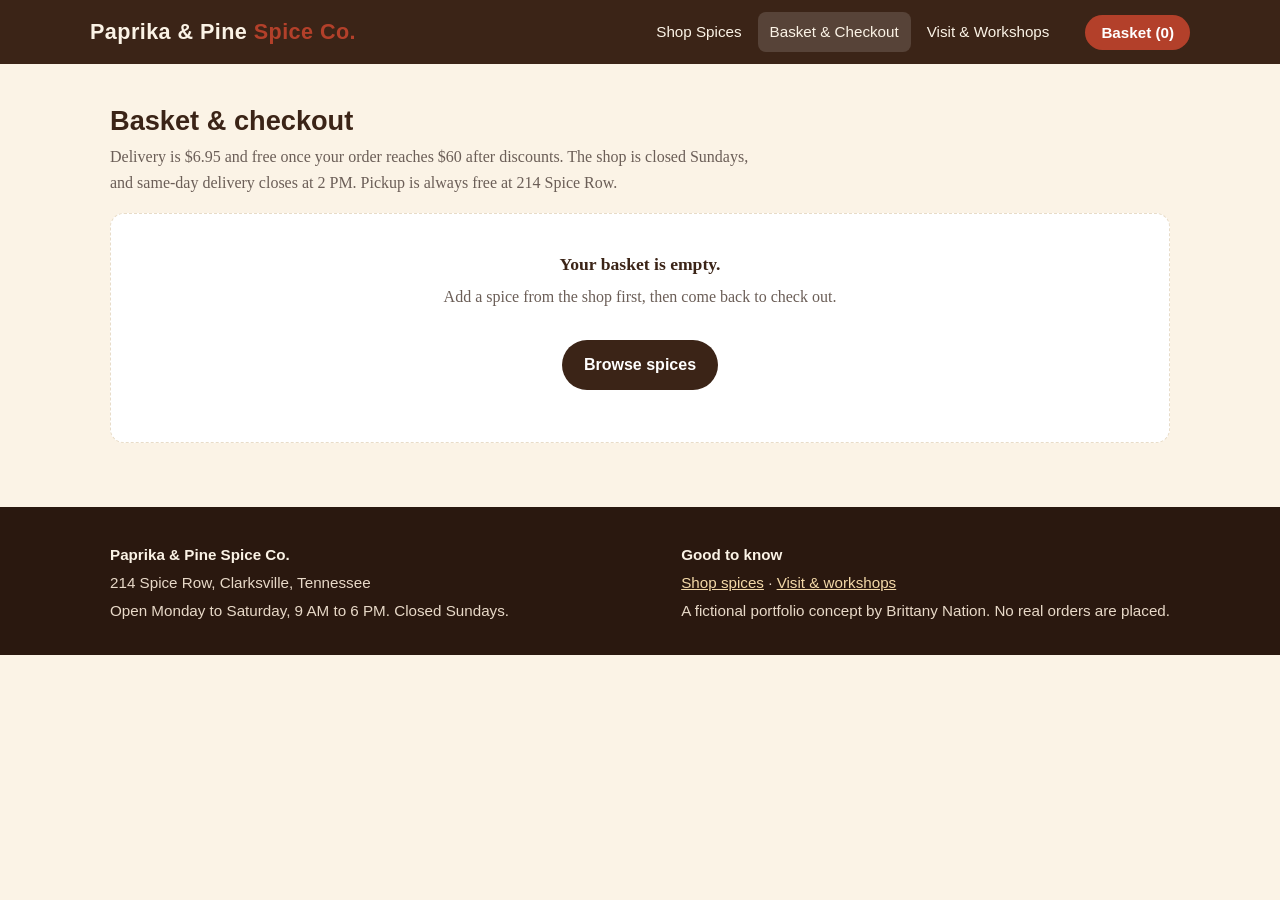
<file: cart.html>
<!DOCTYPE html>
<html lang="en">
<head>
  <meta charset="UTF-8">
  <meta name="viewport" content="width=device-width, initial-scale=1.0">
  <title>Basket &amp; Checkout — Paprika & Pine Spice Co.</title>
  <meta name="description" content="Review your basket, choose delivery or pickup, and check out with a real confirmation from Paprika &amp; Pine Spice Co..">
  <meta property="og:type" content="website">
  <meta property="og:title" content="Basket &amp; Checkout — Paprika & Pine Spice Co.">
  <meta property="og:description" content="Delivery or pickup, a gift message, promo code SPICE10, and a real confirmation for every order.">
  <meta property="og:image" content="https://brittanynation.github.io/paprika-pine-spice/og-image.png">
  <meta property="og:url" content="https://brittanynation.github.io/paprika-pine-spice/cart.html">
  <meta name="twitter:card" content="summary_large_image">
  <link rel="stylesheet" href="styles.css">
</head>
<body>
  <header class="site-header">
    <div class="header-inner">
      <a class="brand" href="index.html">Paprika & Pine <span>Spice Co.</span></a>
      <nav class="main-nav" aria-label="Main navigation">
        <a href="index.html">Shop Spices</a>
        <a href="cart.html" aria-current="page">Basket &amp; Checkout</a>
        <a href="visit.html">Visit &amp; Workshops</a>
      </nav>
      <button class="basket-btn" id="basketBtn" type="button" aria-label="Your basket count">Basket (0)</button>
    </div>
  </header>

  <main class="wrap">
    <section>
      <div class="section-head">
        <h2>Basket &amp; checkout</h2>
        <p>Delivery is $6.95 and free once your order reaches $60 after discounts. The shop is closed Sundays, and same-day delivery closes at 2 PM. Pickup is always free at 214 Spice Row.</p>
      </div>

      <div id="checkoutView">
        <div class="checkout-layout">
          <div>
            <div class="panel">
              <h2>1 · How should it arrive?</h2>
              <p class="sub">Delivery to a Clarksville address, or pick it up at the shop.</p>
              <div class="radio-row" role="radiogroup" aria-label="Delivery or pickup">
                <label class="radio-card">
                  <input type="radio" name="fulfilment" value="delivery" checked>
                  <strong>Delivery — $6.95</strong>
                  <span>Free over $60 after discounts. Same-day by 2 PM, Mon–Sat.</span>
                </label>
                <label class="radio-card">
                  <input type="radio" name="fulfilment" value="pickup">
                  <strong>Pickup — free</strong>
                  <span>214 Spice Row. Ready in one hour, Mon–Sat 9 AM–6 PM.</span>
                </label>
              </div>
            </div>

            <div class="panel">
              <h2>2 · When &amp; where</h2>
              <p class="sub">Choose a date and, for delivery, the address it is going to.</p>
              <div class="form-grid">
                <div class="field">
                  <label for="orderDate">Delivery / pickup date</label>
                  <input type="date" id="orderDate">
                  <span class="error" id="orderDateError">Pick a date from today onward — and not a Sunday, when the shop is closed.</span>
                  <span class="hint">Sundays are closed. Same-day delivery closes at 2 PM.</span>
                </div>
                <div class="field">
                  <label for="recipientName">Recipient name</label>
                  <input type="text" id="recipientName" autocomplete="off" placeholder="Who is it for?">
                  <span class="error">Please enter the recipient's name.</span>
                </div>
                <div class="field full" id="addressField">
                  <label for="deliveryAddress">Delivery address</label>
                  <input type="text" id="deliveryAddress" autocomplete="off" placeholder="Street address, Clarksville, TN">
                  <span class="error">Please enter a delivery address.</span>
                </div>
                <div class="field full">
                  <label for="giftMessage">Gift message <span class="hint">(optional, up to 200 characters)</span></label>
                  <textarea id="giftMessage" rows="2" maxlength="200" placeholder="Write what the card should say…"></textarea>
                  <span class="hint" id="giftCount">0 / 200 characters</span>
                </div>
              </div>
            </div>

            <div class="panel">
              <h2>3 · Your details &amp; payment</h2>
              <p class="sub">This is a portfolio demo — no real payment is taken and no card is charged.</p>
              <div class="form-grid">
                <div class="field">
                  <label for="buyerName">Your name</label>
                  <input type="text" id="buyerName" autocomplete="off" placeholder="Your full name">
                  <span class="error">Please enter your name.</span>
                </div>
                <div class="field">
                  <label for="buyerEmail">Your email</label>
                  <input type="email" id="buyerEmail" autocomplete="off" placeholder="you@example.com">
                  <span class="error">Please enter a valid email address.</span>
                </div>
                <div class="field">
                  <label for="cardNumber">Card number</label>
                  <input type="text" id="cardNumber" inputmode="numeric" autocomplete="off" placeholder="4242 4242 4242 4242" maxlength="19">
                  <span class="error">Please enter a 16-digit card number.</span>
                </div>
                <div class="field">
                  <label for="cardExpiry">Expiry (MM/YY)</label>
                  <input type="text" id="cardExpiry" inputmode="numeric" autocomplete="off" placeholder="MM/YY" maxlength="5">
                  <span class="error">Please enter a future expiry date as MM/YY.</span>
                </div>
                <div class="field">
                  <label for="cardCvc">CVC</label>
                  <input type="text" id="cardCvc" inputmode="numeric" autocomplete="off" placeholder="123" maxlength="4">
                  <span class="error">Please enter the 3- or 4-digit CVC.</span>
                </div>
                <div class="field">
                  <label for="cardZip">Billing ZIP</label>
                  <input type="text" id="cardZip" inputmode="numeric" autocomplete="off" placeholder="37043" maxlength="5">
                  <span class="error">Please enter a 5-digit ZIP code.</span>
                </div>
              </div>
              <p class="form-msg bad" id="formError" role="alert"></p>
              <button class="btn btn-rose" id="placeOrderBtn" type="button">Place order</button>
            </div>
          </div>

          <div>
            <div class="panel" aria-label="Order summary">
              <h2>Your order</h2>
              <p class="sub">Quantities update here as you change them in the basket.</p>
              <div class="summary-lines" id="summaryLines"></div>
              <div class="promo-row">
                <input type="text" id="promoInput" placeholder="Promo code" aria-label="Promo code" maxlength="20">
                <button class="btn btn-ghost" id="promoBtn" type="button">Apply</button>
              </div>
              <p class="promo-msg" id="promoMsg"></p>
              <div class="totals" id="totalsBox"></div>
              <p class="hint">Try code <strong>SPICE10</strong> for 10% off your order.</p>
            </div>
            <div class="panel">
              <h2>Need to change something?</h2>
              <p class="sub">Head back to the shop to add more spices, or change a quantity right here.</p>
              <a class="btn btn-ghost" href="index.html">Back to the shop</a>
            </div>
          </div>
        </div>
      </div>

      <div id="confirmationView" hidden>
        <div class="confirmation">
          <h2>Thank you — your order is in!</h2>
          <p class="ref" id="orderRef"></p>
          <p id="confirmText"></p>
          <p id="confirmGift"></p>
          <a class="btn" href="index.html">Shop more spices</a>
        </div>
      </div>

      <div id="emptyView" hidden>
        <div class="empty-state">
          <strong>Your basket is empty.</strong>
          Add a spice from the shop first, then come back to check out.
          <p><a class="btn" href="index.html" style="margin-top:14px">Browse spices</a></p>
        </div>
      </div>
    </section>
  </main>

  <footer class="site-footer">
    <div class="wrap">
      <div>
        <strong>Paprika & Pine Spice Co.</strong>
        <p>214 Spice Row, Clarksville, Tennessee</p>
        <p>Open Monday to Saturday, 9 AM to 6 PM. Closed Sundays.</p>
      </div>
      <div>
        <strong>Good to know</strong>
        <p><a href="index.html">Shop spices</a> &middot; <a href="visit.html">Visit &amp; workshops</a></p>
        <p>A fictional portfolio concept by Brittany Nation. No real orders are placed.</p>
      </div>
    </div>
  </footer>

  <script src="cart.js"></script>
</body>
</html>
</file>
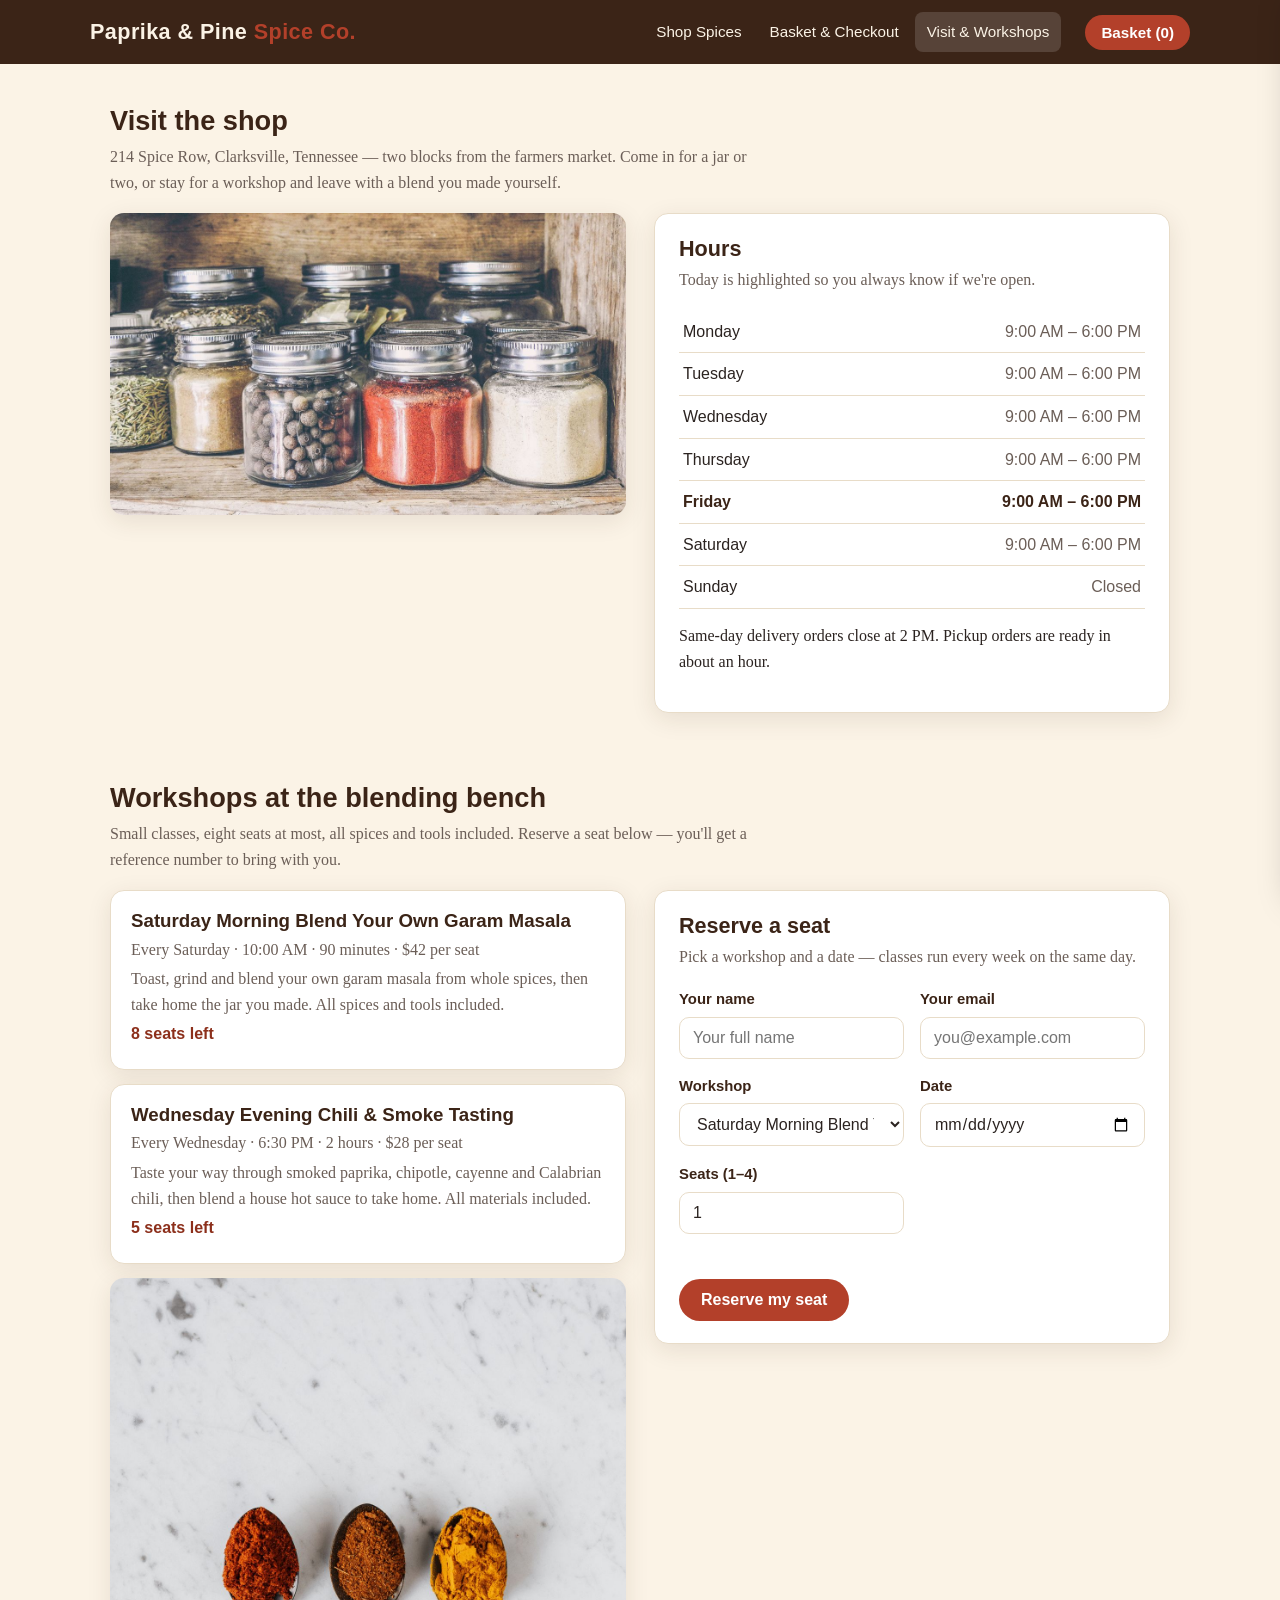
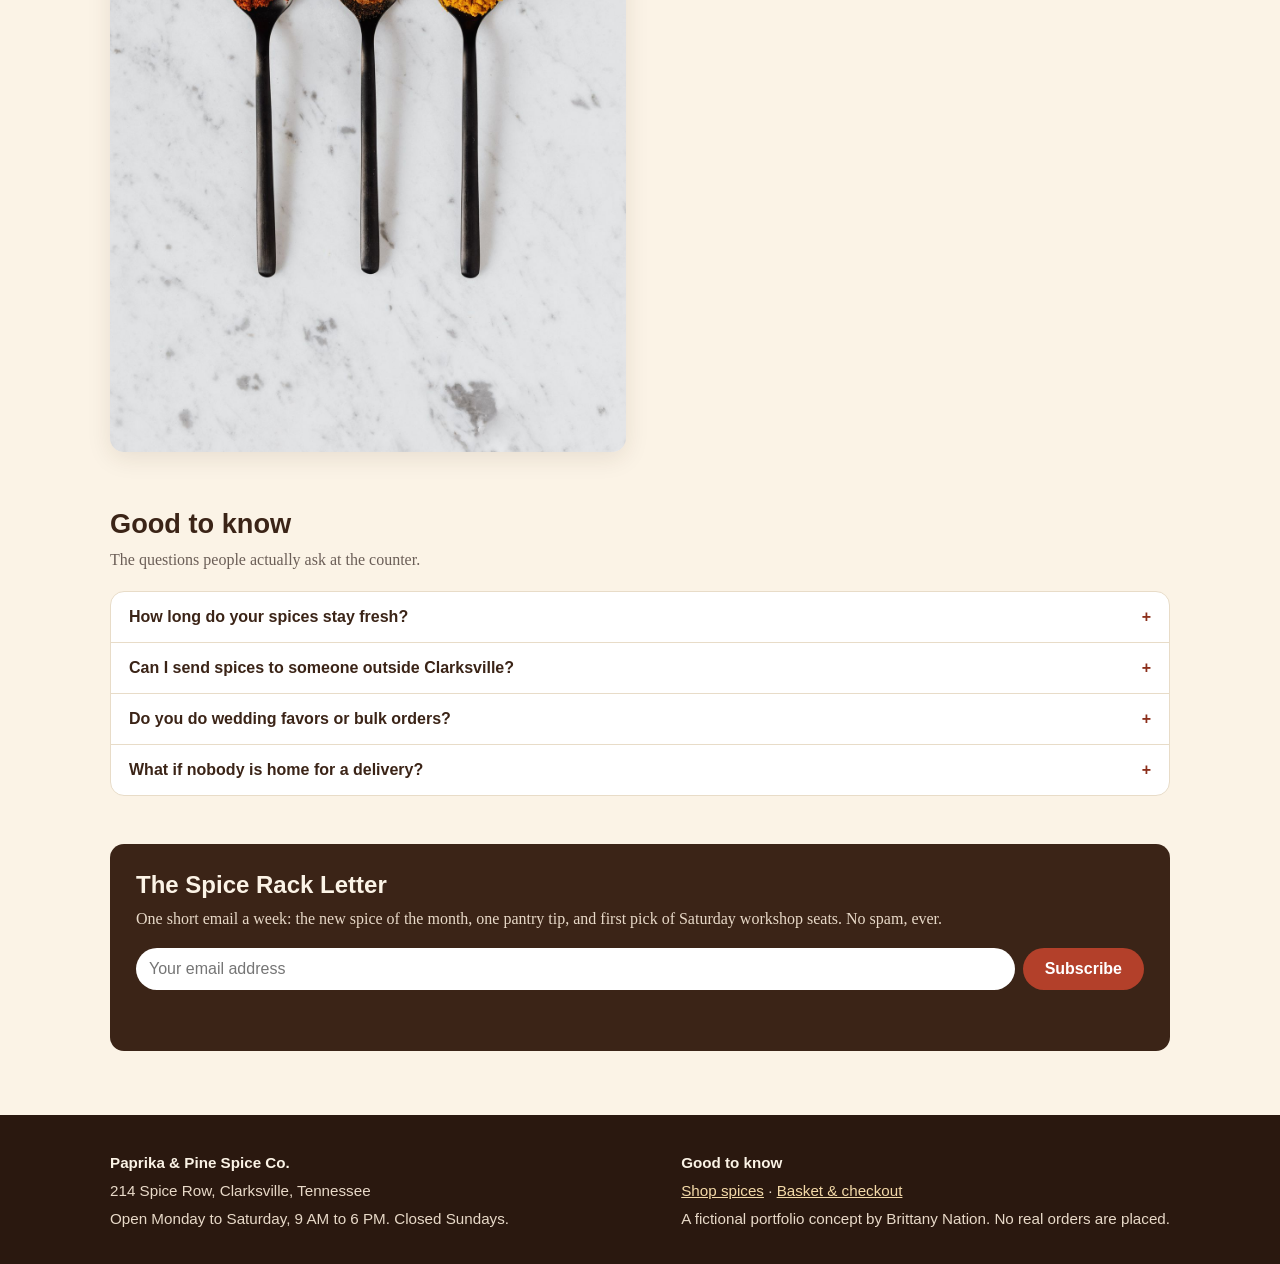
<file: visit.html>
<!DOCTYPE html>
<html lang="en">
<head>
  <meta charset="UTF-8">
  <meta name="viewport" content="width=device-width, initial-scale=1.0">
  <title>Visit &amp; Workshops — Paprika & Pine Spice Co.</title>
  <meta name="description" content="Visit Paprika &amp; Pine Spice Co. in Clarksville, Tennessee — hours, spice-blending workshops with RSVP, FAQs, and The Spice Rack Letter newsletter.">
  <meta property="og:type" content="website">
  <meta property="og:title" content="Visit &amp; Workshops — Paprika & Pine Spice Co.">
  <meta property="og:description" content="Shop hours, hands-on blending workshops, FAQs, and The Spice Rack Letter newsletter.">
  <meta property="og:image" content="https://brittanynation.github.io/paprika-pine-spice/og-image.png">
  <meta property="og:url" content="https://brittanynation.github.io/paprika-pine-spice/visit.html">
  <meta name="twitter:card" content="summary_large_image">
  <link rel="stylesheet" href="styles.css">
</head>
<body>
  <header class="site-header">
    <div class="header-inner">
      <a class="brand" href="index.html">Paprika & Pine <span>Spice Co.</span></a>
      <nav class="main-nav" aria-label="Main navigation">
        <a href="index.html">Shop Spices</a>
        <a href="cart.html">Basket &amp; Checkout</a>
        <a href="visit.html" aria-current="page">Visit &amp; Workshops</a>
      </nav>
      <button class="basket-btn" id="basketBtn" type="button" aria-label="Open your basket">Basket (0)</button>
    </div>
  </header>

  <main class="wrap">
    <section>
      <div class="section-head">
        <h2>Visit the shop</h2>
        <p>214 Spice Row, Clarksville, Tennessee — two blocks from the farmers market. Come in for a jar or two, or stay for a workshop and leave with a blend you made yourself.</p>
      </div>

      <div class="two-col">
        <div class="photo-frame">
          <img src="images/shop.jpg" alt="Glass jars of spices on a rustic wooden shelf inside the Paprika &amp; Pine shop">
        </div>
        <div class="panel">
          <h2>Hours</h2>
          <p class="sub">Today is highlighted so you always know if we're open.</p>
          <table class="hours-table" id="hoursTable">
            <tbody>
              <tr data-day="1"><td>Monday</td><td>9:00 AM – 6:00 PM</td></tr>
              <tr data-day="2"><td>Tuesday</td><td>9:00 AM – 6:00 PM</td></tr>
              <tr data-day="3"><td>Wednesday</td><td>9:00 AM – 6:00 PM</td></tr>
              <tr data-day="4"><td>Thursday</td><td>9:00 AM – 6:00 PM</td></tr>
              <tr data-day="5"><td>Friday</td><td>9:00 AM – 6:00 PM</td></tr>
              <tr data-day="6"><td>Saturday</td><td>9:00 AM – 6:00 PM</td></tr>
              <tr data-day="0"><td>Sunday</td><td>Closed</td></tr>
            </tbody>
          </table>
          <p class="hint" style="margin-top:14px">Same-day delivery orders close at 2 PM. Pickup orders are ready in about an hour.</p>
        </div>
      </div>
    </section>

    <section>
      <div class="section-head">
        <h2>Workshops at the blending bench</h2>
        <p>Small classes, eight seats at most, all spices and tools included. Reserve a seat below — you'll get a reference number to bring with you.</p>
      </div>

      <div class="two-col">
        <div>
          <div class="workshop-card">
            <h3>Saturday Morning Blend Your Own Garam Masala</h3>
            <p>Every Saturday · 10:00 AM · 90 minutes · $42 per seat</p>
            <p>Toast, grind and blend your own garam masala from whole spices, then take home the jar you made. All spices and tools included.</p>
            <p class="seats" id="seats-w1">8 seats left</p>
          </div>
          <div class="workshop-card">
            <h3>Wednesday Evening Chili &amp; Smoke Tasting</h3>
            <p>Every Wednesday · 6:30 PM · 2 hours · $28 per seat</p>
            <p>Taste your way through smoked paprika, chipotle, cayenne and Calabrian chili, then blend a house hot sauce to take home. All materials included.</p>
            <p class="seats" id="seats-w2">5 seats left</p>
          </div>
          <div class="photo-frame">
            <img src="images/workshop.jpg" alt="Spoons of colorful ground spices arranged on a marble table at a blending workshop" style="min-height:200px">
          </div>
        </div>

        <div class="panel">
          <h2>Reserve a seat</h2>
          <p class="sub">Pick a workshop and a date — classes run every week on the same day.</p>
          <div class="form-grid">
            <div class="field">
              <label for="rsvpName">Your name</label>
              <input type="text" id="rsvpName" autocomplete="off" placeholder="Your full name">
              <span class="error">Please enter your name.</span>
            </div>
            <div class="field">
              <label for="rsvpEmail">Your email</label>
              <input type="email" id="rsvpEmail" autocomplete="off" placeholder="you@example.com">
              <span class="error">Please enter a valid email address.</span>
            </div>
            <div class="field">
              <label for="rsvpWorkshop">Workshop</label>
              <select id="rsvpWorkshop">
                <option value="w1">Saturday Morning Blend Your Own Garam Masala — $42</option>
                <option value="w2">Wednesday Evening Chili &amp; Smoke Tasting — $28</option>
              </select>
            </div>
            <div class="field">
              <label for="rsvpDate">Date</label>
              <input type="date" id="rsvpDate">
              <span class="error" id="rsvpDateError">Pick a future date on the right weekday for that workshop.</span>
            </div>
            <div class="field">
              <label for="rsvpSeats">Seats (1–4)</label>
              <input type="number" id="rsvpSeats" min="1" max="4" value="1">
              <span class="error">Please reserve between 1 and 4 seats.</span>
            </div>
          </div>
          <p class="form-msg bad" id="rsvpError" role="alert"></p>
          <button class="btn btn-rose" id="rsvpBtn" type="button">Reserve my seat</button>
          <div id="rsvpSuccess" hidden>
            <p class="form-msg ok" id="rsvpMsg" style="margin-top:14px"></p>
          </div>
        </div>
      </div>
    </section>

    <section>
      <div class="section-head">
        <h2>Good to know</h2>
        <p>The questions people actually ask at the counter.</p>
      </div>
      <div class="accordion" id="faqAccordion">
        <div class="acc-item">
          <button class="acc-btn" type="button" aria-expanded="false">How long do your spices stay fresh? <span class="acc-icon">+</span></button>
          <div class="acc-panel"><p>Ground spices stay bright for 6 to 12 months; whole spices keep 2 to 3 years. Keep jars cool, dark and dry, and sniff before you cook — if the smell has faded, the flavor has too. Every batch is dated on the jar, and any jar that arrives stale gets replaced — just tell us.</p></div>
        </div>
        <div class="acc-item">
          <button class="acc-btn" type="button" aria-expanded="false">Can I send spices to someone outside Clarksville? <span class="acc-icon">+</span></button>
          <div class="acc-panel"><p>Our own delivery covers Clarksville and the surrounding area. For anywhere else in the country, we ship by mail — spice jars travel well in our padded boxes, and shipping is free over $60 just like delivery.</p></div>
        </div>
        <div class="acc-item">
          <button class="acc-btn" type="button" aria-expanded="false">Do you do wedding favors or bulk orders? <span class="acc-icon">+</span></button>
          <div class="acc-panel"><p>Yes — small Taster jars make good table favors, and Pantry jars cover a big kitchen. For wedding or restaurant orders, book a free consultation at the shop at least six weeks ahead.</p></div>
        </div>
        <div class="acc-item">
          <button class="acc-btn" type="button" aria-expanded="false">What if nobody is home for a delivery? <span class="acc-icon">+</span></button>
          <div class="acc-panel"><p>We leave the order in a shaded spot by the door with a note, and text you a photo of where it is. If the weather is harsh, we bring it back to the shop and reschedule for free.</p></div>
        </div>
      </div>
    </section>

    <section>
      <div class="newsletter-box">
        <h2>The Spice Rack Letter</h2>
        <p>One short email a week: the new spice of the month, one pantry tip, and first pick of Saturday workshop seats. No spam, ever.</p>
        <form id="newsletterForm" novalidate>
          <input type="email" id="newsletterEmail" placeholder="Your email address" aria-label="Email address for the newsletter">
          <button class="btn btn-rose" type="submit">Subscribe</button>
        </form>
        <p class="form-msg" id="newsletterMsg"></p>
      </div>
    </section>
  </main>

  <!-- Basket drawer (shared with the shop page) -->
  <div class="drawer-backdrop" id="drawerBackdrop"></div>
  <aside class="drawer" id="basketDrawer" aria-label="Your basket">
    <div class="drawer-head">
      <h2>Your basket</h2>
      <button class="modal-close" id="drawerClose" type="button" aria-label="Close basket">&times;</button>
    </div>
    <div class="drawer-body" id="drawerBody"></div>
    <div class="drawer-foot" id="drawerFoot"></div>
  </aside>

  <footer class="site-footer">
    <div class="wrap">
      <div>
        <strong>Paprika & Pine Spice Co.</strong>
        <p>214 Spice Row, Clarksville, Tennessee</p>
        <p>Open Monday to Saturday, 9 AM to 6 PM. Closed Sundays.</p>
      </div>
      <div>
        <strong>Good to know</strong>
        <p><a href="index.html">Shop spices</a> &middot; <a href="cart.html">Basket &amp; checkout</a></p>
        <p>A fictional portfolio concept by Brittany Nation. No real orders are placed.</p>
      </div>
    </div>
  </footer>

  <script src="visit.js"></script>
</body>
</html>
</file>
<file: styles.css>
/* Paprika & Pine Spice Co. — design system.
   Palette: roast brown #3B2417, paprika #B3402A, saffron #D9A441,
   sand #F0E2C8, cream #FBF3E6, ink #2B2320, olive #6B7A4F. */

:root {
  --green: #3b2417;
  --green-deep: #2a180f;
  --rose: #b3402a;
  --rose-deep: #8c2f1b;
  --blush: #f0e2c8;
  --cream: #fbf3e6;
  --gold: #d9a441;
  --ink: #2b2320;
  --muted: #6b5e57;
  --sage: #6b7a4f;
  --line: #e8dcc8;
  --white: #ffffff;
  --radius: 14px;
  --shadow: 0 6px 24px rgba(59, 36, 23, 0.10);
}

* { box-sizing: border-box; }

body {
  margin: 0;
  font-family: Georgia, "Times New Roman", serif;
  background: var(--cream);
  color: var(--ink);
  line-height: 1.6;
}

h1, h2, h3, h4, .sans {
  font-family: "Trebuchet MS", "Segoe UI", Verdana, sans-serif;
  line-height: 1.25;
}

a { color: var(--rose-deep); }
a:hover { color: var(--green); }

/* ---------- Header / nav ---------- */
.site-header {
  background: var(--green);
  color: var(--cream);
  padding: 0 20px;
  position: sticky;
  top: 0;
  z-index: 50;
}
.header-inner {
  max-width: 1100px;
  margin: 0 auto;
  display: flex;
  align-items: center;
  gap: 24px;
  min-height: 64px;
}
.brand {
  font-family: "Trebuchet MS", sans-serif;
  font-size: 1.35rem;
  font-weight: 700;
  color: var(--cream);
  text-decoration: none;
  letter-spacing: 0.02em;
  white-space: nowrap;
}
.brand span { color: var(--rose); }
.main-nav { display: flex; gap: 4px; margin-left: auto; }
.main-nav a {
  color: var(--cream);
  text-decoration: none;
  font-family: "Trebuchet MS", sans-serif;
  font-size: 0.95rem;
  padding: 8px 12px;
  border-radius: 8px;
}
.main-nav a:hover, .main-nav a[aria-current="page"] { background: rgba(255, 255, 255, 0.14); }
.basket-btn {
  background: var(--rose);
  color: #fff;
  border: none;
  border-radius: 999px;
  padding: 9px 16px;
  font-family: "Trebuchet MS", sans-serif;
  font-size: 0.95rem;
  font-weight: 700;
  cursor: pointer;
  white-space: nowrap;
}
.basket-btn:hover { background: var(--rose-deep); }

/* ---------- Layout ---------- */
.wrap { max-width: 1100px; margin: 0 auto; padding: 0 20px; }
section { padding: 40px 0 8px; }
.section-head { margin-bottom: 18px; }
.section-head h2 { margin: 0 0 6px; font-size: 1.7rem; color: var(--green); }
.section-head p { margin: 0; color: var(--muted); max-width: 640px; }

/* ---------- Hero ---------- */
.hero {
  display: grid;
  grid-template-columns: 1.05fr 1fr;
  gap: 32px;
  align-items: center;
  padding: 44px 0 12px;
}
.hero h1 { font-size: 2.6rem; margin: 0 0 12px; color: var(--green); }
.hero h1 em { color: var(--rose-deep); font-style: normal; }
.hero p { font-size: 1.1rem; color: var(--muted); margin: 0 0 20px; }
.hero img {
  width: 100%;
  height: 340px;
  object-fit: cover;
  border-radius: var(--radius);
  box-shadow: var(--shadow);
}
.hero-cta { display: flex; gap: 12px; flex-wrap: wrap; }

/* ---------- Buttons ---------- */
.btn {
  display: inline-block;
  background: var(--green);
  color: #fff;
  border: none;
  border-radius: 999px;
  padding: 12px 22px;
  font-family: "Trebuchet MS", sans-serif;
  font-size: 1rem;
  font-weight: 700;
  cursor: pointer;
  text-decoration: none;
  text-align: center;
}
.btn:hover { background: var(--green-deep); color: #fff; }
.btn-rose { background: var(--rose); }
.btn-rose:hover { background: var(--rose-deep); }
.btn-ghost {
  background: transparent;
  color: var(--green);
  border: 2px solid var(--green);
}
.btn-ghost:hover { background: var(--green); color: #fff; }
.btn:disabled { opacity: 0.5; cursor: not-allowed; }

/* ---------- Trust band ---------- */
.trust-band {
  display: grid;
  grid-template-columns: repeat(4, 1fr);
  gap: 16px;
  margin: 28px 0 8px;
}
.trust-card {
  background: var(--white);
  border: 1px solid var(--line);
  border-radius: var(--radius);
  padding: 16px 18px;
}
.trust-card strong {
  display: block;
  font-family: "Trebuchet MS", sans-serif;
  color: var(--green);
  font-size: 1.02rem;
}
.trust-card p { margin: 4px 0 0; color: var(--muted); font-size: 0.93rem; }

/* ---------- Toolbar: search / chips / sort ---------- */
.toolbar {
  display: flex;
  flex-wrap: wrap;
  gap: 12px;
  align-items: center;
  margin-bottom: 18px;
}
.toolbar input[type="search"], .toolbar select {
  font-family: "Trebuchet MS", sans-serif;
  font-size: 1rem;
  padding: 10px 14px;
  border: 1.5px solid var(--line);
  border-radius: 999px;
  background: var(--white);
  color: var(--ink);
}
.toolbar input[type="search"] { flex: 1 1 220px; }
.chips { display: flex; flex-wrap: wrap; gap: 8px; }
.chip {
  font-family: "Trebuchet MS", sans-serif;
  font-size: 0.92rem;
  padding: 8px 14px;
  border-radius: 999px;
  border: 1.5px solid var(--green);
  background: transparent;
  color: var(--green);
  cursor: pointer;
}
.chip:hover { background: var(--blush); }
.chip[aria-pressed="true"] { background: var(--green); color: #fff; }
.result-count { color: var(--muted); font-size: 0.95rem; margin-left: auto; }

/* ---------- Spice grid ---------- */
.grid {
  display: grid;
  grid-template-columns: repeat(3, 1fr);
  gap: 20px;
}
.card {
  background: var(--white);
  border: 1px solid var(--line);
  border-radius: var(--radius);
  overflow: hidden;
  box-shadow: var(--shadow);
  display: flex;
  flex-direction: column;
  position: relative;
}
.card img { width: 100%; height: 220px; object-fit: cover; display: block; }
.card-body { padding: 16px 18px 18px; display: flex; flex-direction: column; flex: 1; }
.card-body h3 { margin: 0 0 4px; font-size: 1.15rem; color: var(--green); }
.card-family {
  font-family: "Trebuchet MS", sans-serif;
  font-size: 0.8rem;
  text-transform: uppercase;
  letter-spacing: 0.08em;
  color: var(--rose-deep);
  margin-bottom: 6px;
}
.card-body p.desc { margin: 0 0 12px; color: var(--muted); font-size: 0.95rem; flex: 1; }
.card-meta {
  display: flex;
  justify-content: space-between;
  align-items: baseline;
  font-family: "Trebuchet MS", sans-serif;
}
.price { font-size: 1.2rem; font-weight: 700; color: var(--green); }
.price small { font-size: 0.8rem; color: var(--muted); font-weight: 400; }
.detail { color: var(--muted); font-size: 0.9rem; }
.card-actions { display: flex; gap: 8px; margin-top: 12px; }
.card-actions .btn { flex: 1; padding: 10px 12px; font-size: 0.95rem; }
.heart {
  background: var(--white);
  border: 1.5px solid var(--line);
  border-radius: 999px;
  width: 42px;
  cursor: pointer;
  font-size: 1.15rem;
  line-height: 1;
}
.heart[aria-pressed="true"] { border-color: var(--rose); color: var(--rose-deep); background: var(--blush); }
.empty-state {
  background: var(--white);
  border: 1px dashed var(--line);
  border-radius: var(--radius);
  padding: 36px 24px;
  text-align: center;
  color: var(--muted);
  grid-column: 1 / -1;
}
.empty-state strong { color: var(--green); display: block; font-size: 1.1rem; margin-bottom: 6px; }

/* ---------- Modal ---------- */
.modal-backdrop {
  position: fixed;
  inset: 0;
  background: rgba(42, 24, 15, 0.6);
  display: none;
  align-items: flex-start;
  justify-content: center;
  padding: 40px 16px;
  z-index: 100;
  overflow-y: auto;
}
.modal-backdrop.open { display: flex; }
.modal {
  background: var(--cream);
  border-radius: var(--radius);
  max-width: 640px;
  width: 100%;
  overflow: hidden;
  box-shadow: 0 18px 48px rgba(0, 0, 0, 0.3);
}
.modal img { width: 100%; height: 280px; object-fit: cover; display: block; }
.modal-body { padding: 22px 24px 26px; }
.modal-body h3 { margin: 0 0 4px; font-size: 1.5rem; color: var(--green); }
.modal-body .card-family { margin-bottom: 10px; }
.modal-body p.desc { color: var(--muted); margin: 0 0 16px; }
.modal-close {
  float: right;
  background: var(--white);
  border: 1.5px solid var(--line);
  border-radius: 50%;
  width: 36px;
  height: 36px;
  font-size: 1.1rem;
  cursor: pointer;
  margin: -6px -6px 0 0;
}
.size-row { display: flex; gap: 8px; flex-wrap: wrap; margin-bottom: 16px; }
.size-opt {
  flex: 1;
  min-width: 120px;
  border: 1.5px solid var(--line);
  background: var(--white);
  border-radius: 10px;
  padding: 10px 12px;
  cursor: pointer;
  font-family: "Trebuchet MS", sans-serif;
  text-align: left;
}
.size-opt strong { display: block; color: var(--green); }
.size-opt span { color: var(--muted); font-size: 0.88rem; }
.size-opt[aria-pressed="true"] { border-color: var(--rose); background: var(--blush); }
.qty-row { display: flex; align-items: center; gap: 12px; margin-bottom: 16px; font-family: "Trebuchet MS", sans-serif; }
.qty-row button {
  width: 36px; height: 36px;
  border-radius: 50%;
  border: 1.5px solid var(--green);
  background: var(--white);
  color: var(--green);
  font-size: 1.2rem;
  cursor: pointer;
}
.qty-row output { font-size: 1.15rem; font-weight: 700; min-width: 28px; text-align: center; }
.modal-total {
  display: flex; justify-content: space-between;
  font-family: "Trebuchet MS", sans-serif;
  font-size: 1.15rem; font-weight: 700; color: var(--green);
  border-top: 1px solid var(--line);
  padding-top: 14px; margin-bottom: 16px;
}
.modal .btn { width: 100%; }
.modal-note { font-size: 0.9rem; color: var(--muted); text-align: center; margin: 10px 0 0; }

/* ---------- Basket drawer ---------- */
.drawer-backdrop {
  position: fixed; inset: 0;
  background: rgba(42, 24, 15, 0.5);
  display: none; z-index: 90;
}
.drawer-backdrop.open { display: block; }
.drawer {
  position: fixed;
  top: 0; right: 0; bottom: 0;
  width: min(420px, 92vw);
  background: var(--cream);
  z-index: 95;
  transform: translateX(105%);
  transition: transform 0.25s ease;
  display: flex;
  flex-direction: column;
  box-shadow: -8px 0 32px rgba(0, 0, 0, 0.25);
}
.drawer.open { transform: translateX(0); }
.drawer-head {
  display: flex; justify-content: space-between; align-items: center;
  padding: 18px 20px;
  border-bottom: 1px solid var(--line);
}
.drawer-head h2 { margin: 0; font-size: 1.3rem; color: var(--green); }
.drawer-body { flex: 1; overflow-y: auto; padding: 16px 20px; }
.drawer-foot { padding: 16px 20px; border-top: 1px solid var(--line); }
.drawer-foot .btn { width: 100%; }
.basket-line {
  display: grid;
  grid-template-columns: 64px 1fr auto;
  gap: 12px;
  padding: 12px 0;
  border-bottom: 1px solid var(--line);
  align-items: start;
}
.basket-line img { width: 64px; height: 64px; object-fit: cover; border-radius: 8px; }
.basket-line h4 { margin: 0 0 2px; font-size: 1rem; color: var(--green); }
.basket-line .line-sub { font-size: 0.88rem; color: var(--muted); margin: 0 0 6px; }
.qty-mini { display: inline-flex; align-items: center; gap: 8px; font-family: "Trebuchet MS", sans-serif; }
.qty-mini button {
  width: 26px; height: 26px; border-radius: 50%;
  border: 1.5px solid var(--green); background: var(--white);
  color: var(--green); cursor: pointer; font-size: 1rem; line-height: 1;
}
.line-price { font-family: "Trebuchet MS", sans-serif; font-weight: 700; color: var(--green); text-align: right; }
.line-remove {
  background: none; border: none; color: var(--rose-deep);
  cursor: pointer; font-size: 0.85rem; padding: 0; margin-top: 4px;
  font-family: "Trebuchet MS", sans-serif; text-decoration: underline;
}
.drawer-empty { color: var(--muted); text-align: center; padding: 40px 12px; }
.totals { font-family: "Trebuchet MS", sans-serif; margin-bottom: 12px; }
.totals div { display: flex; justify-content: space-between; padding: 3px 0; }
.totals .grand { font-weight: 700; font-size: 1.1rem; color: var(--green); border-top: 1px solid var(--line); margin-top: 6px; padding-top: 8px; }

/* ---------- Forms ---------- */
.form-grid { display: grid; grid-template-columns: 1fr 1fr; gap: 16px; }
.field { display: flex; flex-direction: column; gap: 5px; }
.field.full { grid-column: 1 / -1; }
.field label { font-family: "Trebuchet MS", sans-serif; font-weight: 700; font-size: 0.93rem; color: var(--green); }
.field input, .field select, .field textarea {
  font-family: "Trebuchet MS", sans-serif;
  font-size: 1rem;
  padding: 11px 13px;
  border: 1.5px solid var(--line);
  border-radius: 10px;
  background: var(--white);
  color: var(--ink);
  width: 100%;
}
.field input:focus, .field select:focus, .field textarea:focus { outline: 2px solid var(--rose); border-color: var(--rose); }
.field .hint { font-size: 0.86rem; color: var(--muted); }
.field .error { font-size: 0.88rem; color: #a83232; display: none; font-family: "Trebuchet MS", sans-serif; }
.field.invalid input, .field.invalid select, .field.invalid textarea { border-color: #a83232; }
.field.invalid .error { display: block; }
.radio-row { display: flex; gap: 10px; flex-wrap: wrap; }
.radio-card {
  flex: 1; min-width: 180px;
  border: 1.5px solid var(--line);
  background: var(--white);
  border-radius: 10px;
  padding: 12px 14px;
  cursor: pointer;
  font-family: "Trebuchet MS", sans-serif;
}
.radio-card input { margin-right: 6px; accent-color: var(--rose-deep); }
.radio-card strong { color: var(--green); display: block; }
.radio-card span { color: var(--muted); font-size: 0.9rem; }
.radio-card:has(input:checked) { border-color: var(--rose); background: var(--blush); }

/* ---------- Checkout layout ---------- */
.checkout-layout { display: grid; grid-template-columns: 1.5fr 1fr; gap: 28px; align-items: start; }
.panel {
  background: var(--white);
  border: 1px solid var(--line);
  border-radius: var(--radius);
  padding: 22px 24px;
  margin-bottom: 20px;
  box-shadow: var(--shadow);
}
.panel h2 { margin: 0 0 4px; font-size: 1.35rem; color: var(--green); }
.panel > p.sub { color: var(--muted); margin: 0 0 18px; }
.summary-lines { margin-bottom: 12px; }
.summary-line {
  display: grid; grid-template-columns: 52px 1fr auto;
  gap: 10px; align-items: center;
  padding: 8px 0; border-bottom: 1px solid var(--line);
  font-family: "Trebuchet MS", sans-serif; font-size: 0.95rem;
}
.summary-line img { width: 52px; height: 52px; object-fit: cover; border-radius: 8px; }
.summary-line .line-sub { color: var(--muted); font-size: 0.86rem; }
.promo-row { display: flex; gap: 8px; margin: 12px 0; }
.promo-row input {
  flex: 1; font-family: "Trebuchet MS", sans-serif; font-size: 1rem;
  padding: 10px 13px; border: 1.5px solid var(--line); border-radius: 10px;
  text-transform: uppercase;
}
.promo-msg { font-size: 0.9rem; font-family: "Trebuchet MS", sans-serif; min-height: 1.2em; }
.promo-msg.ok { color: var(--sage); }
.promo-msg.bad { color: #a83232; }

/* ---------- Confirmation ---------- */
.confirmation {
  background: var(--blush);
  border: 2px solid var(--rose);
  border-radius: var(--radius);
  padding: 28px;
  text-align: center;
}
.confirmation h2 { color: var(--green); margin: 0 0 8px; }
.confirmation .ref {
  font-family: "Trebuchet MS", sans-serif;
  font-size: 1.4rem; font-weight: 700; color: var(--rose-deep);
  letter-spacing: 0.05em; margin: 8px 0 16px;
}
.confirmation p { color: var(--muted); max-width: 520px; margin: 0 auto 12px; }

/* ---------- Visit page ---------- */
.two-col { display: grid; grid-template-columns: 1fr 1fr; gap: 28px; align-items: start; }
.hours-table { width: 100%; border-collapse: collapse; font-family: "Trebuchet MS", sans-serif; }
.hours-table td { padding: 8px 4px; border-bottom: 1px solid var(--line); }
.hours-table td:last-child { text-align: right; color: var(--muted); }
.hours-table tr.today td { font-weight: 700; color: var(--green); }
.photo-frame img { width: 100%; height: 100%; min-height: 280px; object-fit: cover; border-radius: var(--radius); box-shadow: var(--shadow); }
.workshop-card {
  background: var(--white);
  border: 1px solid var(--line);
  border-radius: var(--radius);
  padding: 18px 20px;
  margin-bottom: 14px;
  box-shadow: var(--shadow);
}
.workshop-card h3 { margin: 0 0 4px; color: var(--green); }
.workshop-card p { margin: 4px 0; color: var(--muted); }
.workshop-card .seats { font-family: "Trebuchet MS", sans-serif; font-weight: 700; color: var(--rose-deep); }

/* ---------- Accordion ---------- */
.accordion { border: 1px solid var(--line); border-radius: var(--radius); overflow: hidden; background: var(--white); }
.acc-item + .acc-item { border-top: 1px solid var(--line); }
.acc-btn {
  width: 100%; text-align: left;
  background: none; border: none; cursor: pointer;
  padding: 16px 18px;
  font-family: "Trebuchet MS", sans-serif;
  font-size: 1rem; font-weight: 700; color: var(--green);
  display: flex; justify-content: space-between; gap: 12px;
}
.acc-panel { display: none; padding: 0 18px 16px; color: var(--muted); }
.acc-item.open .acc-panel { display: block; }
.acc-item.open .acc-btn .acc-icon { transform: rotate(45deg); }
.acc-icon { transition: transform 0.2s ease; color: var(--rose-deep); }

/* ---------- Newsletter / success notes ---------- */
.newsletter-box {
  background: var(--green);
  color: var(--cream);
  border-radius: var(--radius);
  padding: 26px;
}
.newsletter-box h2 { color: var(--cream); margin: 0 0 6px; }
.newsletter-box p { color: #e8d9c8; margin: 0 0 16px; }
.newsletter-box form { display: flex; gap: 8px; flex-wrap: wrap; }
.newsletter-box input {
  flex: 1; min-width: 200px;
  font-family: "Trebuchet MS", sans-serif; font-size: 1rem;
  padding: 11px 13px; border-radius: 999px; border: none;
}
.form-msg { font-family: "Trebuchet MS", sans-serif; margin-top: 10px; min-height: 1.2em; }
.form-msg.ok { color: var(--sage); }
.newsletter-box .form-msg.ok { color: #f3d9a8; }
.form-msg.bad { color: #d96c6c; }

/* ---------- Footer ---------- */
.site-footer {
  background: var(--green-deep);
  color: #e8d9c8;
  margin-top: 56px;
  padding: 36px 0 28px;
  font-family: "Trebuchet MS", sans-serif;
  font-size: 0.95rem;
}
.site-footer .wrap { display: flex; flex-wrap: wrap; gap: 24px; justify-content: space-between; }
.site-footer strong { color: var(--cream); }
.site-footer a { color: #f3d9a8; }
.site-footer p { margin: 4px 0; }

/* ---------- Responsive ---------- */
@media (max-width: 860px) {
  .hero { grid-template-columns: 1fr; }
  .hero img { height: 260px; }
  .grid { grid-template-columns: repeat(2, 1fr); }
  .trust-band { grid-template-columns: repeat(2, 1fr); }
  .checkout-layout, .two-col { grid-template-columns: 1fr; }
}
@media (max-width: 560px) {
  .grid { grid-template-columns: 1fr; }
  .form-grid { grid-template-columns: 1fr; }
  .main-nav { display: none; }
  .hero h1 { font-size: 2rem; }
}
</file>
